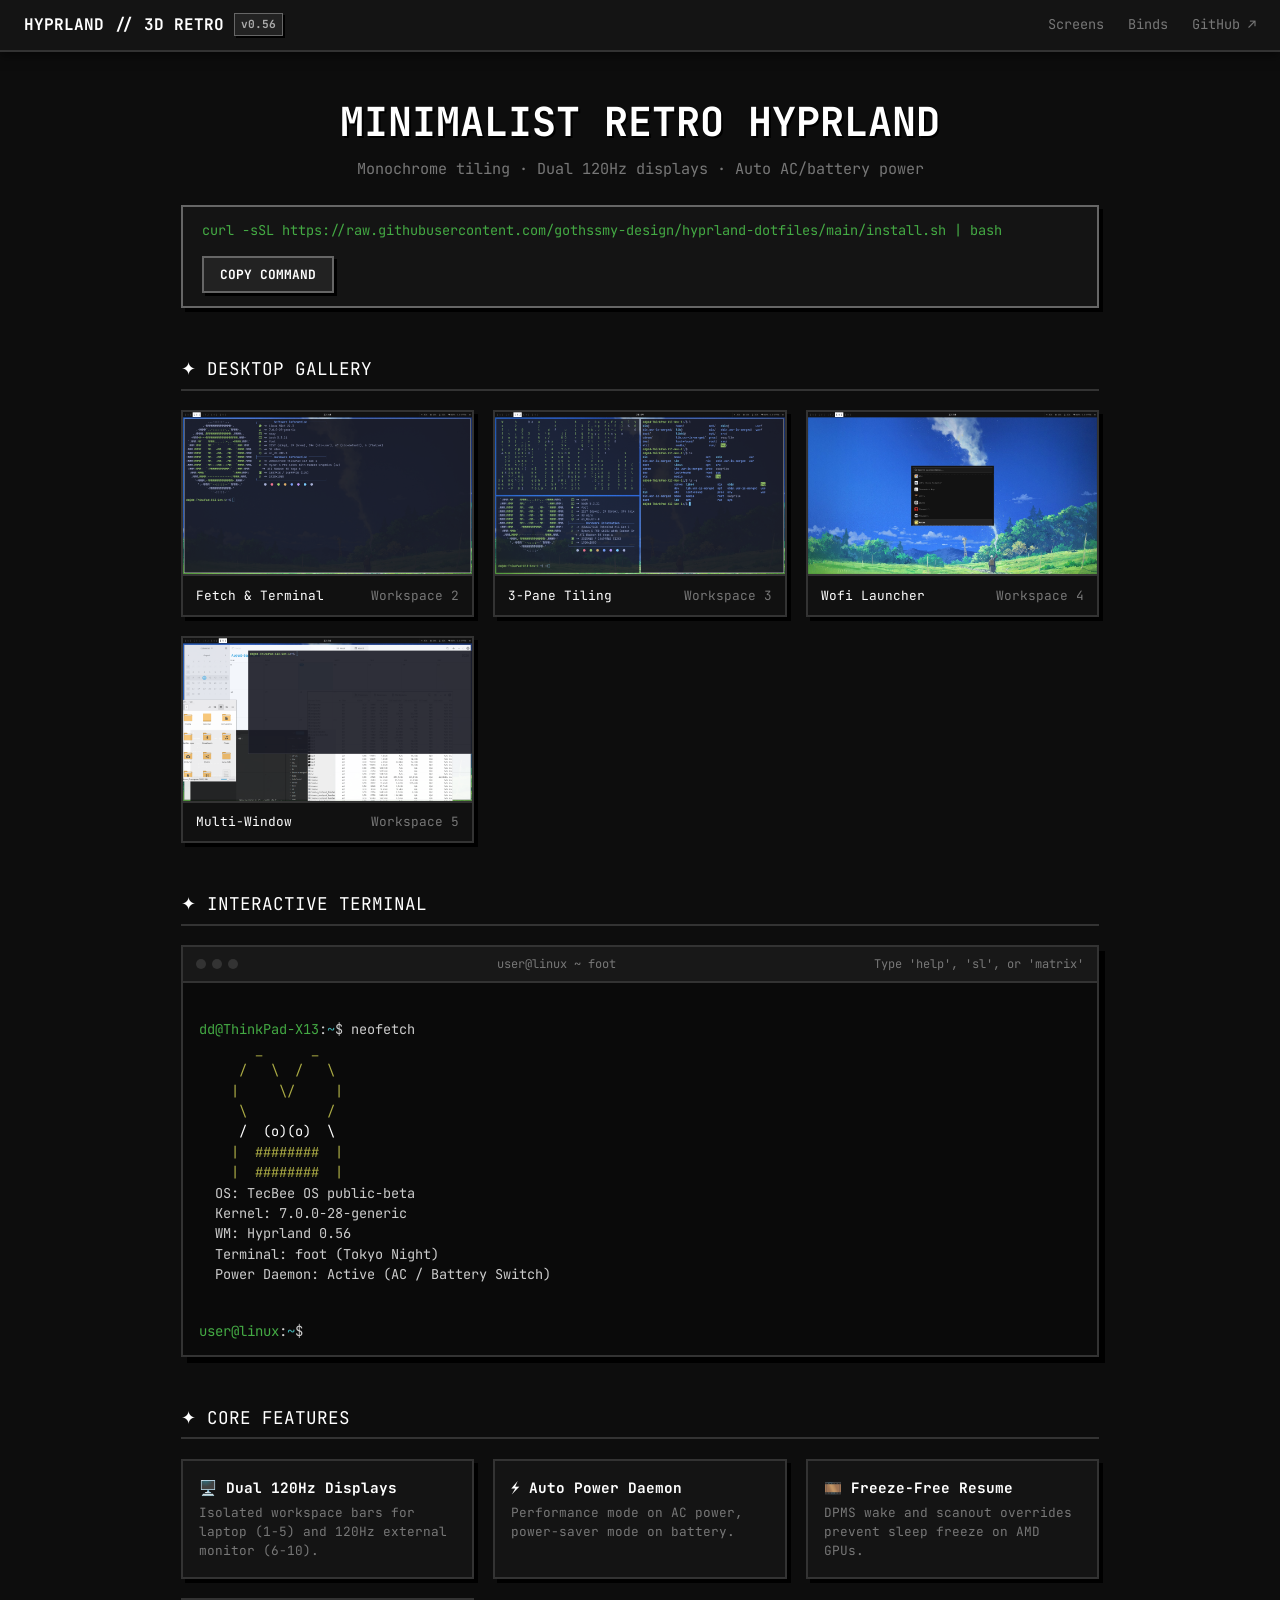
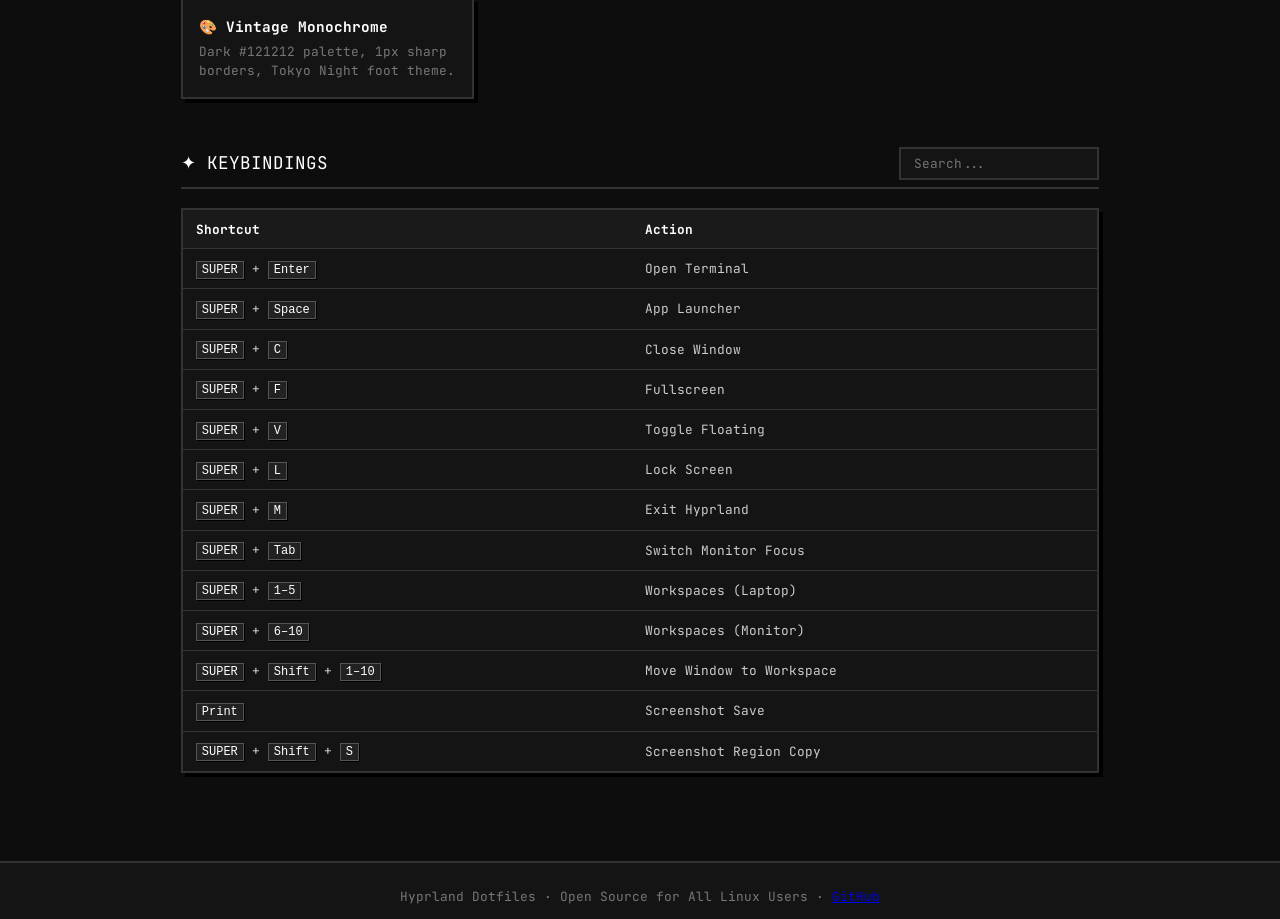
<file: index.html>
<!DOCTYPE html>
<html lang="en">
<head>
    <meta charset="UTF-8">
    <meta name="viewport" content="width=device-width, initial-scale=1.0, maximum-scale=1.0, user-scalable=no">
    <meta name="google-site-verification" content="iZTYp8oGgPhdXBRktazda9j0Ae" />
    <title>Hyprland Dotfiles // Retro 3D</title>
    <link rel="preconnect" href="https://fonts.googleapis.com">
    <link rel="preconnect" href="https://fonts.gstatic.com" crossorigin>
    <link href="https://fonts.googleapis.com/css2?family=JetBrains+Mono:wght@400;700&display=swap" rel="stylesheet">
    <style>
        :root {
            --bg: #0d0d0d;
            --card-bg: #141414;
            --border: #333333;
            --border-light: #666666;
            --text: #cccccc;
            --text-bright: #ffffff;
            --text-dim: #777777;
            --accent: #44aa44;
            --shadow-3d: 4px 4px 0px #000000;
            --shadow-btn: 3px 3px 0px #000000;
            --font-mono: 'JetBrains Mono', monospace;
        }

        * {
            box-sizing: border-box;
            margin: 0;
            padding: 0;
        }

        body {
            background-color: var(--bg);
            color: var(--text);
            font-family: var(--font-mono);
            font-size: 14px;
            line-height: 1.5;
            -webkit-font-smoothing: antialiased;
            overflow-x: hidden;
        }

        header {
            background: var(--card-bg);
            border-bottom: 2px solid var(--border);
            padding: 0.8rem 1.5rem;
            position: sticky;
            top: 0;
            z-index: 100;
            display: flex;
            justify-content: space-between;
            align-items: center;
            box-shadow: 0 4px 10px rgba(0,0,0,0.5);
        }

        .logo {
            font-size: 1rem;
            font-weight: 700;
            color: var(--text-bright);
            display: flex;
            align-items: center;
            gap: 0.6rem;
            cursor: pointer;
            user-select: none;
        }

        .badge-3d {
            background: #222;
            border: 1px solid var(--border-light);
            box-shadow: 2px 2px 0px #000;
            color: #aaa;
            font-size: 0.7rem;
            padding: 2px 6px;
        }

        nav a {
            color: var(--text-dim);
            font-size: 0.85rem;
            margin-left: 1rem;
            text-decoration: none;
        }

        nav a:hover {
            color: var(--text-bright);
        }

        .container {
            max-width: 950px;
            margin: 0 auto;
            padding: 2.5rem 1rem;
        }

        .hero {
            text-align: center;
            margin-bottom: 3rem;
        }

        .hero h1 {
            font-size: clamp(1.6rem, 5vw, 2.5rem);
            color: var(--text-bright);
            margin-bottom: 0.4rem;
            text-shadow: 2px 2px 0px #000;
        }

        .hero p {
            color: var(--text-dim);
            font-size: clamp(0.85rem, 2.5vw, 0.95rem);
            margin-bottom: 1.5rem;
        }

        /* 3D TACTILE COMMAND BOX */
        .cmd-3d-box {
            background: var(--card-bg);
            border: 2px solid var(--border-light);
            box-shadow: var(--shadow-3d);
            padding: 0.8rem 1.2rem;
            display: flex;
            flex-wrap: wrap;
            align-items: center;
            justify-content: space-between;
            gap: 1rem;
            margin: 0 auto;
            max-width: 100%;
        }

        .cmd-text {
            color: var(--accent);
            font-size: clamp(0.75rem, 2.2vw, 0.85rem);
            word-break: break-all;
            text-align: left;
        }

        /* 3D TACTILE BUTTON */
        .btn-3d {
            background: #222222;
            border: 2px solid var(--border-light);
            box-shadow: var(--shadow-btn);
            color: var(--text-bright);
            font-family: var(--font-mono);
            font-size: 0.8rem;
            font-weight: 700;
            padding: 0.5rem 1rem;
            cursor: pointer;
            transition: all 0.1s ease;
            user-select: none;
            width: 100%;
        }

        @media (min-width: 600px) {
            .btn-3d { width: auto; }
        }

        .btn-3d:active {
            transform: translate(2px, 2px);
            box-shadow: 1px 1px 0px #000;
        }

        .btn-3d:hover {
            background: #333333;
        }

        .section-header {
            font-size: 1.1rem;
            color: var(--text-bright);
            border-bottom: 2px solid var(--border);
            padding-bottom: 0.4rem;
            margin-bottom: 1.2rem;
            display: flex;
            align-items: center;
            justify-content: space-between;
            flex-wrap: wrap;
            gap: 0.5rem;
        }

        /* 3D SCREENSHOT CARDS */
        .gallery-grid {
            display: grid;
            grid-template-columns: repeat(auto-fit, minmax(280px, 1fr));
            gap: 1.2rem;
            margin-bottom: 3rem;
        }

        .card-3d {
            background: var(--card-bg);
            border: 2px solid var(--border);
            box-shadow: var(--shadow-3d);
            transition: transform 0.15s ease, border-color 0.15s ease;
            overflow: hidden;
        }

        .card-3d:hover {
            transform: translateY(-3px);
            border-color: var(--border-light);
        }

        .card-3d img {
            width: 100%;
            height: auto;
            display: block;
            border-bottom: 2px solid var(--border);
        }

        .card-3d-caption {
            padding: 0.6rem 0.8rem;
            font-size: 0.8rem;
            color: var(--text-bright);
            display: flex;
            justify-content: space-between;
            background: #111;
        }

        /* 3D TERMINAL SIMULATOR */
        .terminal-3d {
            background: #0a0a0a;
            border: 2px solid var(--border);
            box-shadow: 6px 6px 0px #000000;
            margin-bottom: 3rem;
        }

        .terminal-topbar {
            background: #181818;
            border-bottom: 2px solid var(--border);
            padding: 0.5rem 0.8rem;
            display: flex;
            align-items: center;
            justify-content: space-between;
            font-size: 0.75rem;
            color: var(--text-dim);
        }

        .terminal-buttons {
            display: flex;
            gap: 6px;
        }

        .t-btn {
            width: 10px;
            height: 10px;
            border-radius: 50%;
            background: #333;
        }

        .terminal-content {
            padding: 1rem;
            font-size: clamp(0.75rem, 2.2vw, 0.85rem);
            min-height: 200px;
            max-height: 350px;
            overflow-y: auto;
            white-space: pre-wrap;
        }

        .t-prompt {
            padding: 0 1rem 0.8rem;
            display: flex;
            align-items: center;
        }

        .t-input {
            background: transparent;
            border: none;
            color: var(--text-bright);
            font-family: var(--font-mono);
            font-size: inherit;
            outline: none;
            width: 70%;
        }

        /* 3D FEATURE GRID */
        .features-grid {
            display: grid;
            grid-template-columns: repeat(auto-fit, minmax(220px, 1fr));
            gap: 1.2rem;
            margin-bottom: 3rem;
        }

        .feature-card-3d {
            background: var(--card-bg);
            border: 2px solid var(--border);
            box-shadow: var(--shadow-3d);
            padding: 1rem;
        }

        .feature-card-3d h3 {
            color: var(--text-bright);
            font-size: 0.9rem;
            margin-bottom: 0.3rem;
        }

        .feature-card-3d p {
            color: var(--text-dim);
            font-size: 0.8rem;
        }

        /* 3D KEYBINDINGS TABLE */
        .search-3d {
            background: var(--card-bg);
            border: 2px solid var(--border);
            color: var(--text-bright);
            font-family: var(--font-mono);
            padding: 0.4rem 0.8rem;
            width: 100%;
            max-width: 200px;
            font-size: 0.8rem;
        }

        table {
            width: 100%;
            border-collapse: collapse;
            margin-bottom: 3rem;
            background: var(--card-bg);
            border: 2px solid var(--border);
            box-shadow: var(--shadow-3d);
        }

        th, td {
            padding: 0.6rem 0.8rem;
            text-align: left;
            border-bottom: 1px solid var(--border);
            font-size: 0.8rem;
        }

        th {
            background: #1a1a1a;
            color: var(--text-bright);
        }

        kbd {
            background: #222;
            border: 1px solid #555;
            box-shadow: 1px 1px 0px #000;
            color: #fff;
            padding: 1px 5px;
            font-size: 0.75rem;
        }

        /* SECRET 3D RETRO OVERLAY */
        #retroOverlay {
            display: none;
            position: fixed;
            top: 0;
            left: 0;
            width: 100%;
            height: 100%;
            background: rgba(5, 5, 5, 0.95);
            color: #00ff66;
            z-index: 1000;
            padding: 2rem;
            overflow-y: auto;
        }

        .overlay-box {
            background: #111;
            border: 2px solid #00ff66;
            box-shadow: 8px 8px 0px #005522;
            max-width: 650px;
            margin: 2rem auto;
            padding: 1.5rem;
            position: relative;
        }

        footer {
            border-top: 2px solid var(--border);
            padding: 1.5rem;
            text-align: center;
            color: var(--text-dim);
            font-size: 0.8rem;
            background: var(--card-bg);
        }
    </style>
</head>
<body>

    <header>
        <div class="logo" onclick="clickLogo()" title="Click 5 times for surprise!">
            <span>HYPRLAND // 3D RETRO</span>
            <span class="badge-3d">v0.56</span>
        </div>
        <nav>
            <a href="#gallery">Screens</a>
            <a href="#binds">Binds</a>
            <a href="https://github.com/gothssmy-design/hyprland-dotfiles" target="_blank">GitHub ↗</a>
        </nav>
    </header>

    <div class="container">

        <section class="hero">
            <h1>MINIMALIST RETRO HYPRLAND</h1>
            <p>Monochrome tiling · Dual 120Hz displays · Auto AC/battery power</p>
            <div class="cmd-3d-box">
                <span class="cmd-text">curl -sSL https://raw.githubusercontent.com/gothssmy-design/hyprland-dotfiles/main/install.sh | bash</span>
                <button class="btn-3d" onclick="copyInstall()">COPY COMMAND</button>
            </div>
        </section>

        <!-- SCREENSHOT GALLERY -->
        <div class="section-header" id="gallery">
            <span>✦ DESKTOP GALLERY</span>
        </div>
        <div class="gallery-grid">
            <div class="card-3d">
                <a href="assets/screenshot1.png" target="_blank">
                    <img src="assets/screenshot1.png" alt="Terminal Fetch">
                </a>
                <div class="card-3d-caption">
                    <span>Fetch & Terminal</span>
                    <span style="color:#777">Workspace 2</span>
                </div>
            </div>
            <div class="card-3d">
                <a href="assets/screenshot2.png" target="_blank">
                    <img src="assets/screenshot2.png" alt="3-Pane Tiling">
                </a>
                <div class="card-3d-caption">
                    <span>3-Pane Tiling</span>
                    <span style="color:#777">Workspace 3</span>
                </div>
            </div>
            <div class="card-3d">
                <a href="assets/screenshot3.png" target="_blank">
                    <img src="assets/screenshot3.png" alt="Wofi Launcher">
                </a>
                <div class="card-3d-caption">
                    <span>Wofi Launcher</span>
                    <span style="color:#777">Workspace 4</span>
                </div>
            </div>
            <div class="card-3d">
                <a href="assets/screenshot4.png" target="_blank">
                    <img src="assets/screenshot4.png" alt="Multi-Window">
                </a>
                <div class="card-3d-caption">
                    <span>Multi-Window</span>
                    <span style="color:#777">Workspace 5</span>
                </div>
            </div>
        </div>

        <!-- 3D TERMINAL SIMULATOR -->
        <div class="section-header">
            <span>✦ INTERACTIVE TERMINAL</span>
        </div>
        <div class="terminal-3d">
            <div class="terminal-topbar">
                <div class="terminal-buttons">
                    <div class="t-btn"></div>
                    <div class="t-btn"></div>
                    <div class="t-btn"></div>
                </div>
                <span>user@linux ~ foot</span>
                <span>Type 'help', 'sl', or 'matrix'</span>
            </div>
            <div class="terminal-content" id="termOutput">
<span style="color:#44aa44">dd@ThinkPad-X13</span>:<span style="color:#44aaaa">~</span>$ neofetch
<span style="color:#aaaa44">       _      _</span>
<span style="color:#aaaa44">     /   \  /   \</span>
<span style="color:#aaaa44">    |     \/     |</span>
<span style="color:#aaaa44">     \          /</span>
<span style="color:#ffffff">     /  (o)(o)  \</span>
<span style="color:#aaaa44">    |  ########  |</span>
<span style="color:#aaaa44">    |  ########  |</span>
  OS: TecBee OS public-beta
  Kernel: 7.0.0-28-generic
  WM: Hyprland 0.56
  Terminal: foot (Tokyo Night)
  Power Daemon: Active (AC / Battery Switch)
            </div>
            <div class="t-prompt">
                <span style="color:#44aa44">user@linux</span>:<span style="color:#44aaaa">~</span>$&nbsp;
                <input type="text" class="t-input" id="termInput" onkeydown="runTerminal(event)">
            </div>
        </div>

        <!-- 3D FEATURES GRID -->
        <div class="section-header">
            <span>✦ CORE FEATURES</span>
        </div>
        <div class="features-grid">
            <div class="feature-card-3d">
                <h3>🖥️ Dual 120Hz Displays</h3>
                <p>Isolated workspace bars for laptop (1-5) and 120Hz external monitor (6-10).</p>
            </div>
            <div class="feature-card-3d">
                <h3>⚡ Auto Power Daemon</h3>
                <p>Performance mode on AC power, power-saver mode on battery.</p>
            </div>
            <div class="feature-card-3d">
                <h3>🎞️ Freeze-Free Resume</h3>
                <p>DPMS wake and scanout overrides prevent sleep freeze on AMD GPUs.</p>
            </div>
            <div class="feature-card-3d">
                <h3>🎨 Vintage Monochrome</h3>
                <p>Dark #121212 palette, 1px sharp borders, Tokyo Night foot theme.</p>
            </div>
        </div>

        <!-- 3D KEYBINDINGS TABLE -->
        <div class="section-header" id="binds">
            <span>✦ KEYBINDINGS</span>
            <input type="text" class="search-3d" id="keySearch" placeholder="Search..." onkeyup="filterKeys()">
        </div>
        <table id="keysTable">
            <thead>
                <tr>
                    <th>Shortcut</th>
                    <th>Action</th>
                </tr>
            </thead>
            <tbody>
                <tr><td><kbd>SUPER</kbd> + <kbd>Enter</kbd></td><td>Open Terminal</td></tr>
                <tr><td><kbd>SUPER</kbd> + <kbd>Space</kbd></td><td>App Launcher</td></tr>
                <tr><td><kbd>SUPER</kbd> + <kbd>C</kbd></td><td>Close Window</td></tr>
                <tr><td><kbd>SUPER</kbd> + <kbd>F</kbd></td><td>Fullscreen</td></tr>
                <tr><td><kbd>SUPER</kbd> + <kbd>V</kbd></td><td>Toggle Floating</td></tr>
                <tr><td><kbd>SUPER</kbd> + <kbd>L</kbd></td><td>Lock Screen</td></tr>
                <tr><td><kbd>SUPER</kbd> + <kbd>M</kbd></td><td>Exit Hyprland</td></tr>
                <tr><td><kbd>SUPER</kbd> + <kbd>Tab</kbd></td><td>Switch Monitor Focus</td></tr>
                <tr><td><kbd>SUPER</kbd> + <kbd>1–5</kbd></td><td>Workspaces (Laptop)</td></tr>
                <tr><td><kbd>SUPER</kbd> + <kbd>6–10</kbd></td><td>Workspaces (Monitor)</td></tr>
                <tr><td><kbd>SUPER</kbd> + <kbd>Shift</kbd> + <kbd>1–10</kbd></td><td>Move Window to Workspace</td></tr>
                <tr><td><kbd>Print</kbd></td><td>Screenshot Save</td></tr>
                <tr><td><kbd>SUPER</kbd> + <kbd>Shift</kbd> + <kbd>S</kbd></td><td>Screenshot Region Copy</td></tr>
            </tbody>
        </table>

    </div>

    <!-- SECRET 3D RETRO OVERLAY -->
    <div id="retroOverlay">
        <div class="overlay-box">
            <button class="btn-3d" style="position:absolute; top:10px; right:10px;" onclick="closeOverlay()">[X] CLOSE</button>
            <h2 style="color:#00ff66; margin-bottom: 0.8rem;">🕹️ SECRET 3D RETRO EASTER EGG UNLOCKED!</h2>
            <pre style="font-size: 0.75rem; line-height: 1.2; color:#00ff66;">
    _____________________________________________________
   /                                                     \\
  |   HYPRLAND VINTAGE RETRO DISPLAY ENGINE             |
  |                                                      |
  |   [ 1 ] [ 2 ] [ 3 ] [ 4 ] [ 5 ]                       |
  |                                                      |
  |   > DISPLAYS: eDP-1 (60Hz) + HDMI-A-1 (120Hz)         |
  |   > POWER MODE: DYNAMIC DUAL DAEMON ACTIVE           |
  |   > CURSOR: DMZ-BLACK X11 ENGINE                      |
  |                                                      |
  |   "Simplicity is the ultimate sophistication."       |
   \\_____________________________________________________/
            </pre>
        </div>
    </div>

    <footer>
        <p>Hyprland Dotfiles · Open Source for All Linux Users · <a href="https://github.com/gothssmy-design/hyprland-dotfiles" target="_blank">GitHub</a></p>
    </footer>

    <script>
        function copyInstall() {
            const cmd = "curl -sSL https://raw.githubusercontent.com/gothssmy-design/hyprland-dotfiles/main/install.sh | bash";
            navigator.clipboard.writeText(cmd);
            const btn = document.querySelector('.btn-3d');
            btn.innerText = "COPIED!";
            setTimeout(() => { btn.innerText = "COPY COMMAND"; }, 2000);
        }

        function filterKeys() {
            const input = document.getElementById("keySearch").value.toUpperCase();
            const tr = document.getElementById("keysTable").getElementsByTagName("tr");
            for (let i = 1; i < tr.length; i++) {
                const td1 = tr[i].getElementsByTagName("td")[0];
                const td2 = tr[i].getElementsByTagName("td")[1];
                if (td1 || td2) {
                    const txt1 = td1.textContent || td1.innerText;
                    const txt2 = td2.textContent || td2.innerText;
                    if (txt1.toUpperCase().indexOf(input) > -1 || txt2.toUpperCase().indexOf(input) > -1) {
                        tr[i].style.display = "";
                    } else {
                        tr[i].style.display = "none";
                    }
                }
            }
        }

        function runTerminal(e) {
            if (e.key === "Enter") {
                const input = document.getElementById("termInput");
                const out = document.getElementById("termOutput");
                const val = input.value.trim().toLowerCase();
                
                let resp = "";
                if (val === "help") {
                    resp = "\nCommands: neofetch, sl, sudo, matrix, help, clear";
                } else if (val === "sl") {
                    resp = "\n   🚃💨 CHUUU CHUUU! STEAM LOCOMOTIVE ON THE TRACKS!\n   ====[____]====[____]====[____]======>";
                } else if (val === "sudo" || val.startsWith("sudo ")) {
                    resp = "\nIncident will be reported to Santa Claus 🎅";
                } else if (val === "matrix" || val === "secret") {
                    openOverlay();
                    resp = "\n[SYSTEM] RETRO 3D MATRIX MODE UNLOCKED!";
                } else if (val === "neofetch") {
                    resp = "\nOS: Linux (Universal)\nWM: Hyprland 0.56\nTerminal: foot (Tokyo Night)";
                } else if (val === "clear") {
                    out.innerHTML = "";
                    input.value = "";
                    return;
                } else if (val !== "") {
                    resp = `\nbash: ${val}: command not found. Try 'help'`;
                }

                out.innerHTML += `\n<span style="color:#44aa44">user@linux</span>:<span style="color:#44aaaa">~</span>$ ${input.value}${resp}`;
                input.value = "";
                out.scrollTop = out.scrollHeight;
            }
        }

        let logoClicks = 0;
        function clickLogo() {
            logoClicks++;
            if (logoClicks >= 5) {
                logoClicks = 0;
                openOverlay();
            }
        }

        function openOverlay() {
            document.getElementById("retroOverlay").style.display = "block";
        }

        function closeOverlay() {
            document.getElementById("retroOverlay").style.display = "none";
        }
    </script>
</body>
</html>
</file>
